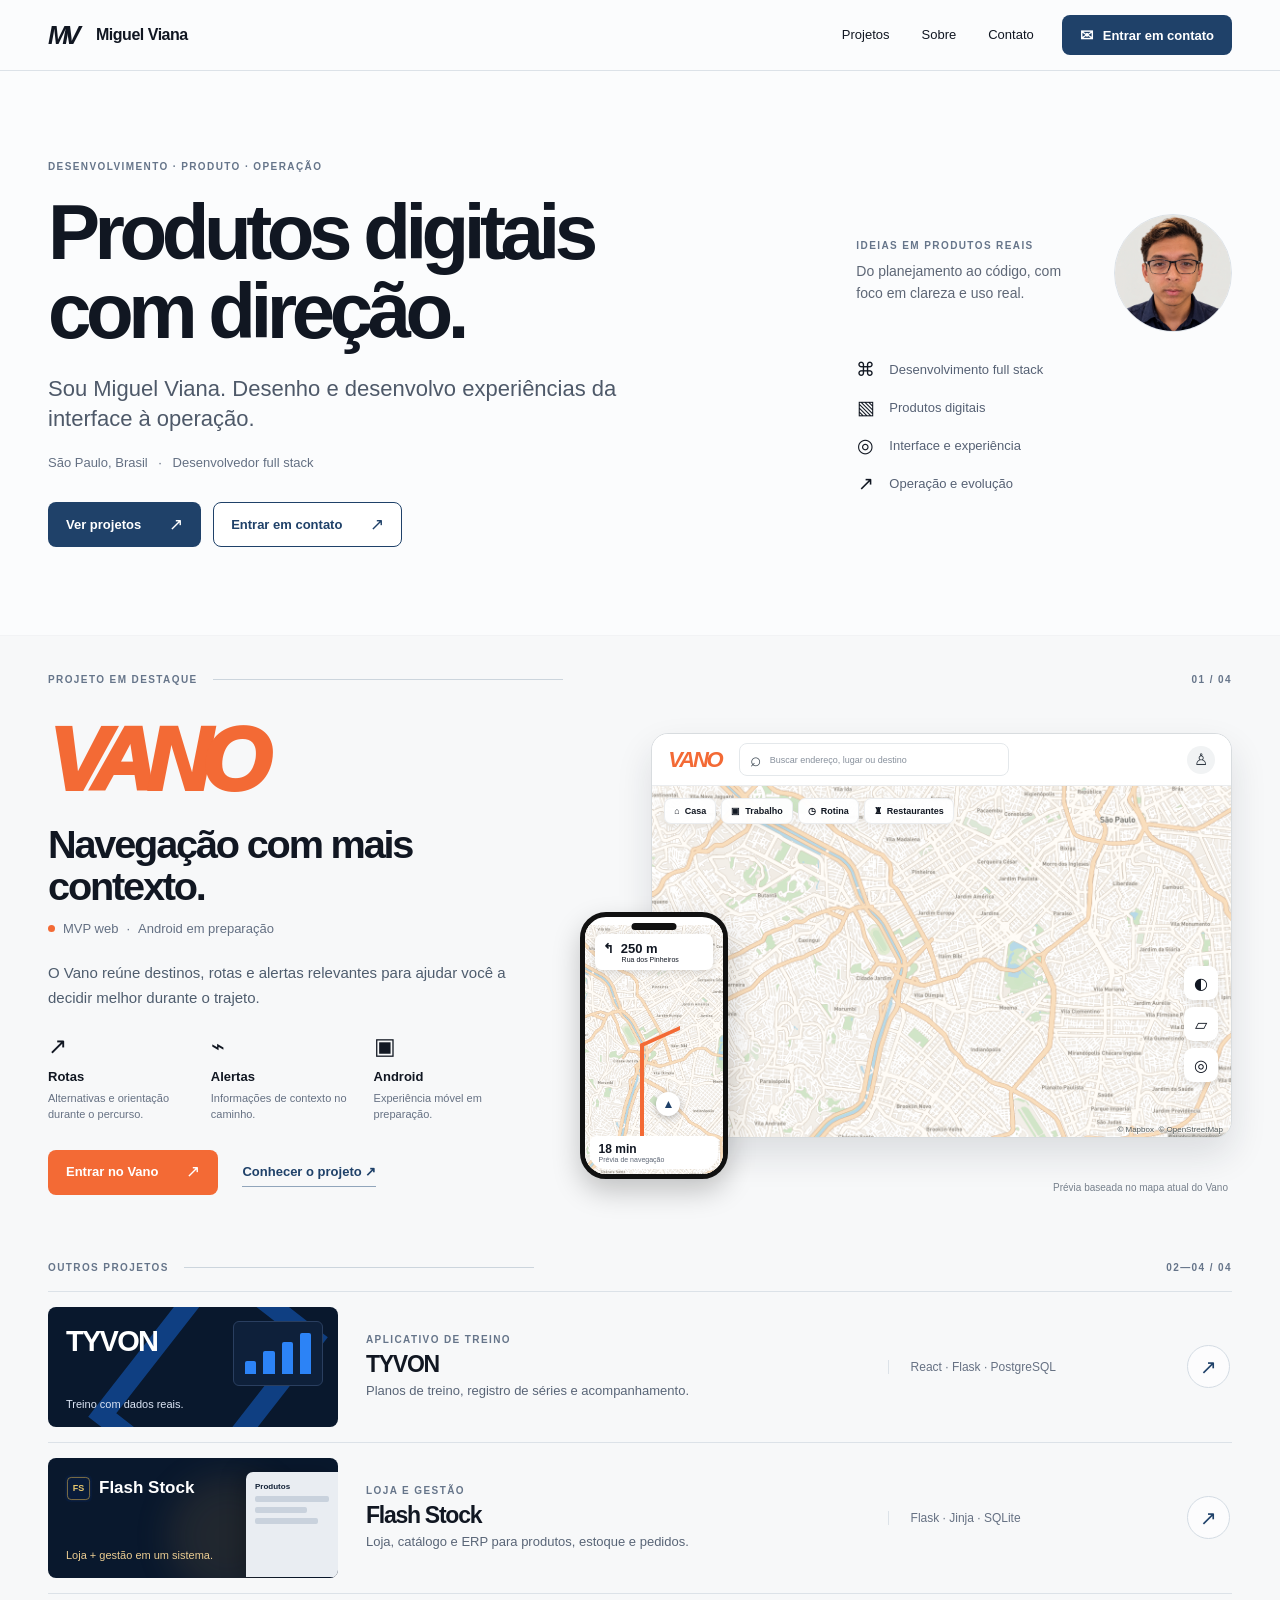
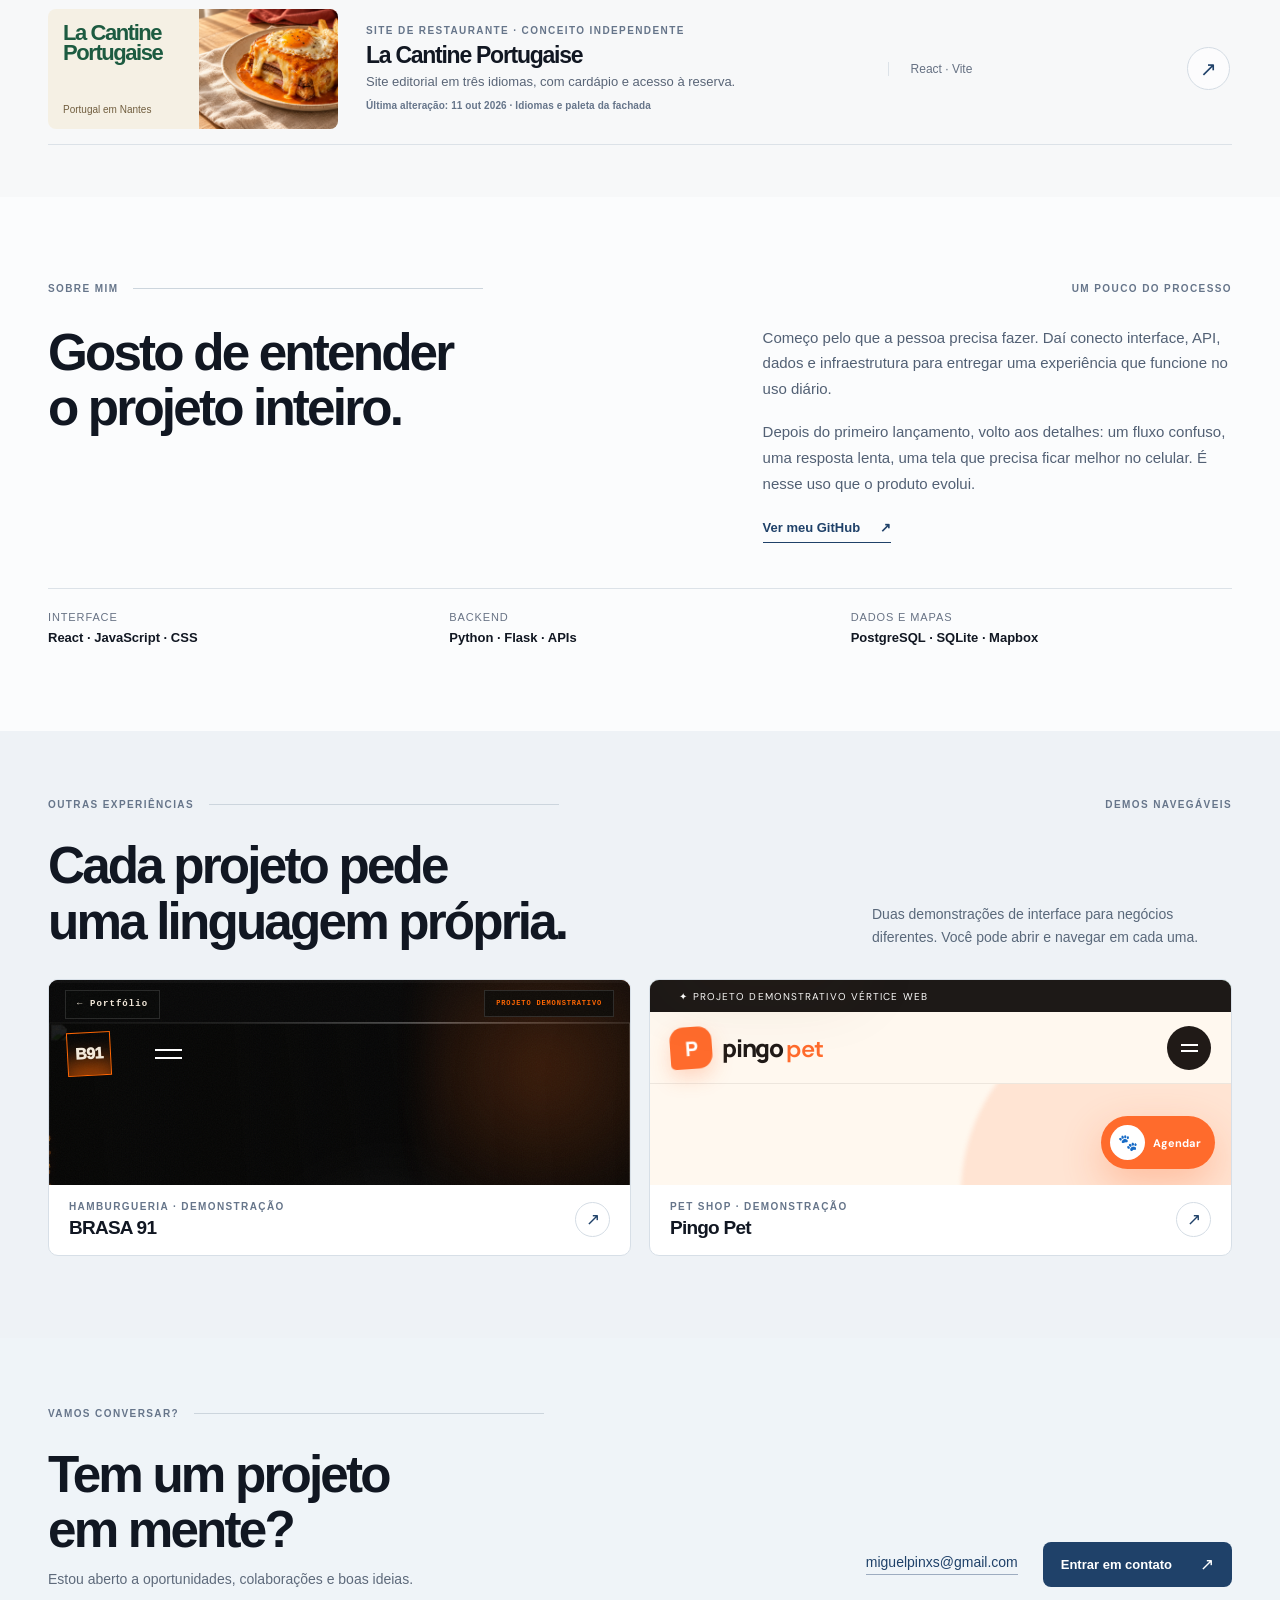
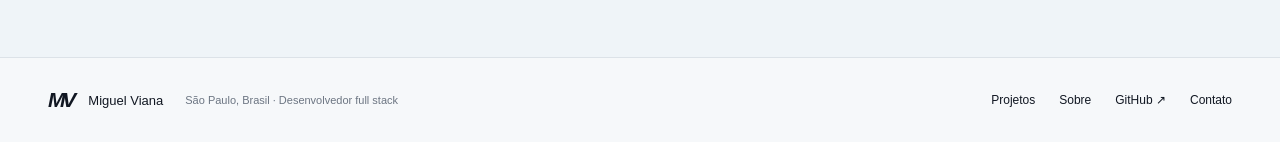
<file: index.html>
<!doctype html>
<html lang="pt-BR">
<head>
  <meta charset="utf-8">
  <meta name="viewport" content="width=device-width, initial-scale=1">
  <meta name="theme-color" content="#f8f9fb">
  <meta name="description" content="Miguel Viana, desenvolvedor full stack em São Paulo. Produtos digitais, mapas e sistemas: Vano, TYVON, Flash Stock e La Cantine Portugaise.">
  <meta property="og:type" content="website">
  <meta property="og:locale" content="pt_BR">
  <meta property="og:title" content="Miguel Viana — Produtos digitais com direção">
  <meta property="og:description" content="Desenho e desenvolvo experiências da interface à operação. Conheça os projetos.">
  <meta property="og:url" content="https://devmiguel.online/">
  <meta property="og:image" content="https://devmiguel.online/assets/miguel-portrait.webp">
  <link rel="canonical" href="https://devmiguel.online/">
  <link rel="icon" href="data:image/svg+xml,%3Csvg xmlns='http://www.w3.org/2000/svg' viewBox='0 0 64 64'%3E%3Crect width='64' height='64' rx='12' fill='%23111a2b'/%3E%3Ctext x='8' y='46' font-family='Arial' font-size='34' font-weight='bold' fill='white'%3EMV%3C/text%3E%3C/svg%3E">
  <link rel="preload" href="assets/miguel-portrait.webp" as="image" type="image/webp">
  <link rel="stylesheet" href="styles.css">
  <title>Miguel Viana — Produtos digitais com direção</title>
</head>
<body>
  <a class="skip-link" href="#conteudo">Pular para o conteúdo</a>
  <header class="site-header">
    <div class="container header-inner">
      <a class="identity" href="#inicio" aria-label="Miguel Viana, início"><span class="identity-mark" aria-hidden="true">MV</span><span>Miguel Viana</span></a>
      <nav class="main-nav" id="main-nav" aria-label="Navegação principal">
        <a href="#projetos">Projetos</a>
        <a href="#sobre">Sobre</a>
        <a href="#contato">Contato</a>
      </nav>
      <a class="header-contact" href="mailto:miguelpinxs@gmail.com"><span aria-hidden="true">✉</span> Entrar em contato</a>
      <button class="menu-toggle" id="menu-toggle" type="button" aria-label="Abrir menu" aria-controls="main-nav" aria-expanded="false"><span></span><span></span></button>
    </div>
  </header>

  <main id="conteudo">
    <section class="hero container" id="inicio" aria-labelledby="hero-title">
      <div class="hero-main">
        <p class="eyebrow">Desenvolvimento · Produto · Operação</p>
        <h1 id="hero-title">Produtos digitais<br>com direção.</h1>
        <p class="hero-intro">Sou Miguel Viana. Desenho e desenvolvo experiências da interface à operação.</p>
        <p class="hero-meta">São Paulo, Brasil <span aria-hidden="true">·</span> Desenvolvedor full stack</p>
        <div class="hero-actions">
          <a class="button button-primary" href="#projetos">Ver projetos <span aria-hidden="true">↗</span></a>
          <a class="button button-outline" href="mailto:miguelpinxs@gmail.com">Entrar em contato <span aria-hidden="true">↗</span></a>
        </div>
      </div>
      <aside class="hero-aside" aria-label="Sobre Miguel">
        <div class="hero-aside-head">
          <div><p class="eyebrow">Ideias em produtos reais</p><p>Do planejamento ao código, com foco em clareza e uso real.</p></div>
          <img src="assets/miguel-portrait.webp" width="136" height="136" alt="Retrato de Miguel Viana" fetchpriority="high">
        </div>
        <ul class="capability-list">
          <li><span aria-hidden="true">⌘</span> Desenvolvimento full stack</li>
          <li><span aria-hidden="true">▧</span> Produtos digitais</li>
          <li><span aria-hidden="true">◎</span> Interface e experiência</li>
          <li><span aria-hidden="true">↗</span> Operação e evolução</li>
        </ul>
      </aside>
    </section>

    <section class="feature-section" id="projetos" aria-labelledby="projects-title">
      <div class="container">
        <div class="section-label"><span id="projects-title">Projeto em destaque</span><span class="rule" aria-hidden="true"></span><span>01 / 04</span></div>
        <article class="vano-feature" id="vano">
          <div class="vano-copy">
            <p class="vano-name">VANO</p>
            <h2>Navegação com mais contexto.</h2>
            <p class="status-line"><span class="status-dot" aria-hidden="true"></span> MVP web <span aria-hidden="true">·</span> Android em preparação</p>
            <p class="vano-lead">O Vano reúne destinos, rotas e alertas relevantes para ajudar você a decidir melhor durante o trajeto.</p>
            <div class="vano-points">
              <div><span class="point-icon" aria-hidden="true">↗</span><strong>Rotas</strong><p>Alternativas e orientação durante o percurso.</p></div>
              <div><span class="point-icon" aria-hidden="true">⌁</span><strong>Alertas</strong><p>Informações de contexto no caminho.</p></div>
              <div><span class="point-icon" aria-hidden="true">▣</span><strong>Android</strong><p>Experiência móvel em preparação.</p></div>
            </div>
            <div class="vano-actions">
              <a class="button button-orange" href="https://vanomaps.online/" target="_blank" rel="noopener noreferrer">Entrar no Vano <span aria-hidden="true">↗</span></a>
              <button type="button" class="underlined-action" data-case-open="vano" aria-haspopup="dialog" aria-controls="case-dialog">Conhecer o projeto <span aria-hidden="true">↗</span></button>
            </div>
          </div>
          <div class="vano-visual" role="img" aria-label="Prévia do Vano com o estilo real do mapa de São Paulo, campo de busca e atalhos de destinos">
            <div class="map-window">
              <div class="map-top"><span class="map-brand">VANO</span><span class="map-search"><span aria-hidden="true">⌕</span> Buscar endereço, lugar ou destino</span><span class="map-avatar" aria-hidden="true">♙</span></div>
              <div class="map-canvas">
                <div class="map-chips"><span>⌂ &nbsp;Casa</span><span>▣ &nbsp;Trabalho</span><span>◷ &nbsp;Rotina</span><span>♜ &nbsp;Restaurantes</span></div>
                <div class="map-controls" aria-hidden="true"><span>◐</span><span>▱</span><span>◎</span></div>
                <div class="map-attribution">© Mapbox&nbsp; © OpenStreetMap</div>
              </div>
            </div>
            <div class="phone-preview" aria-hidden="true">
              <div class="phone-speaker"></div>
              <div class="phone-route-card"><b>↰ &nbsp;250 m</b><small>Rua dos Pinheiros</small></div>
              <div class="phone-map"><span class="phone-route"></span><span class="phone-marker">▲</span></div>
              <div class="phone-bottom"><b>18 min</b><small>Prévia de navegação</small></div>
            </div>
            <span class="visual-caption">Prévia baseada no mapa atual do Vano</span>
          </div>
        </article>

        <div class="section-label other-label"><span>Outros projetos</span><span class="rule" aria-hidden="true"></span><span>02—04 / 04</span></div>
        <div class="project-list">
          <button class="project-row" type="button" data-case-open="tyvon" aria-haspopup="dialog" aria-controls="case-dialog" aria-label="Abrir detalhes do projeto TYVON">
            <span class="project-art tyvon-art" aria-hidden="true"><span class="tyvon-word">TYVON</span><span class="tyvon-graph"><i></i><i></i><i></i><i></i></span><span class="art-small">Treino com dados reais.</span></span>
            <span class="project-copy"><small>Aplicativo de treino</small><strong>TYVON</strong><span>Planos de treino, registro de séries e acompanhamento.</span></span>
            <span class="project-stack">React · Flask · PostgreSQL</span>
            <span class="round-arrow" aria-hidden="true">↗</span>
          </button>
          <button class="project-row" type="button" data-case-open="flashstock" aria-haspopup="dialog" aria-controls="case-dialog" aria-label="Abrir detalhes do projeto Flash Stock">
            <span class="project-art flash-art" aria-hidden="true"><span class="flash-logo"><img src="assets/flashstock-icon.svg" width="27" height="27" alt=""> Flash Stock</span><span class="flash-panel"><b>Produtos</b><i></i><i></i><i></i></span><span class="art-small">Loja + gestão em um sistema.</span></span>
            <span class="project-copy"><small>Loja e gestão</small><strong>Flash Stock</strong><span>Loja, catálogo e ERP para produtos, estoque e pedidos.</span></span>
            <span class="project-stack">Flask · Jinja · SQLite</span>
            <span class="round-arrow" aria-hidden="true">↗</span>
          </button>
          <button class="project-row" type="button" data-case-open="cantine" aria-haspopup="dialog" aria-controls="case-dialog" aria-label="Abrir detalhes do projeto La Cantine Portugaise">
            <span class="project-art cantine-art" aria-hidden="true"><span class="cantine-word">La Cantine<br>Portugaise</span><img src="assets/la-cantine-hero.webp" width="220" height="130" alt=""><span class="cantine-small">Portugal em Nantes</span></span>
            <span class="project-copy"><small>Site de restaurante · conceito independente</small><strong>La Cantine Portugaise</strong><span>Site editorial em três idiomas, com cardápio e acesso à reserva.</span><span class="last-update">Última alteração: 11 out 2026 · Idiomas e paleta da fachada</span></span>
            <span class="project-stack">React · Vite</span>
            <span class="round-arrow" aria-hidden="true">↗</span>
          </button>
        </div>
      </div>
    </section>

    <section class="about-section container" id="sobre" aria-labelledby="about-title">
      <div class="section-label"><span>Sobre mim</span><span class="rule" aria-hidden="true"></span><span>Um pouco do processo</span></div>
      <div class="about-grid">
        <h2 id="about-title">Gosto de entender<br>o projeto inteiro.</h2>
        <div><p>Começo pelo que a pessoa precisa fazer. Daí conecto interface, API, dados e infraestrutura para entregar uma experiência que funcione no uso diário.</p><p>Depois do primeiro lançamento, volto aos detalhes: um fluxo confuso, uma resposta lenta, uma tela que precisa ficar melhor no celular. É nesse uso que o produto evolui.</p><a class="text-action" href="https://github.com/miguel027dev" target="_blank" rel="noopener noreferrer">Ver meu GitHub <span aria-hidden="true">↗</span></a></div>
      </div>
      <div class="skills-strip"><span>Interface <b>React · JavaScript · CSS</b></span><span>Backend <b>Python · Flask · APIs</b></span><span>Dados e mapas <b>PostgreSQL · SQLite · Mapbox</b></span></div>
    </section>

    <section class="demos-section" aria-labelledby="demos-title">
      <div class="container">
        <div class="section-label"><span>Outras experiências</span><span class="rule" aria-hidden="true"></span><span>Demos navegáveis</span></div>
        <div class="demos-heading"><h2 id="demos-title">Cada projeto pede<br>uma linguagem própria.</h2><p>Duas demonstrações de interface para negócios diferentes. Você pode abrir e navegar em cada uma.</p></div>
        <div class="demo-grid">
          <article class="demo-card brasa-card"><div class="demo-visual"><iframe src="live/brasa91/index.html" loading="lazy" title="Demonstração navegável BRASA 91"></iframe></div><a class="demo-caption" href="live/brasa91/index.html" target="_blank" rel="noopener noreferrer"><span><small>Hamburgueria · demonstração</small><strong>BRASA 91</strong></span><span class="round-arrow" aria-hidden="true">↗</span></a></article>
          <article class="demo-card pingo-card"><div class="demo-visual"><iframe src="live/pingo-pet/index.html" loading="lazy" title="Demonstração navegável Pingo Pet"></iframe></div><a class="demo-caption" href="live/pingo-pet/index.html" target="_blank" rel="noopener noreferrer"><span><small>Pet shop · demonstração</small><strong>Pingo Pet</strong></span><span class="round-arrow" aria-hidden="true">↗</span></a></article>
        </div>
      </div>
    </section>

    <section class="contact-section" id="contato" aria-labelledby="contact-title"><div class="container">
      <div class="section-label"><span>Vamos conversar?</span><span class="rule" aria-hidden="true"></span></div>
      <div class="contact-grid"><div><h2 id="contact-title">Tem um projeto<br>em mente?</h2><p>Estou aberto a oportunidades, colaborações e boas ideias.</p></div><div class="contact-actions"><a class="email-link" href="mailto:miguelpinxs@gmail.com">miguelpinxs@gmail.com</a><a class="button button-primary" href="mailto:miguelpinxs@gmail.com">Entrar em contato <span aria-hidden="true">↗</span></a></div></div>
    </div></section>
  </main>
  <footer class="footer"><div class="container footer-inner"><div><b>MV</b><span>Miguel Viana</span><small>São Paulo, Brasil · Desenvolvedor full stack</small></div><nav aria-label="Links do rodapé"><a href="#projetos">Projetos</a><a href="#sobre">Sobre</a><a href="https://github.com/miguel027dev" target="_blank" rel="noopener noreferrer">GitHub ↗</a><a href="#contato">Contato</a></nav></div></footer>

  <dialog class="case-dialog" id="case-dialog"><div id="case-dialog-content"></div></dialog>

  <template id="case-vano"><div class="case-shell">
    <div class="case-top"><span>01 / Projeto em destaque</span><button class="case-close" type="button" data-case-close aria-label="Fechar detalhes">×</button></div>
    <h2 id="case-vano-title">Vano</h2><p class="case-subtitle">Navegação com mais contexto.</p>
    <div class="case-hero vano-case-hero"><img src="assets/vano-map-sao-paulo.png" alt="Mapa de São Paulo no estilo atual do Vano" width="1200" height="740"><span>Mapa atual · São Paulo</span></div>
    <div class="case-columns"><section><h3>Por que foi feito</h3><p>Para reunir navegação, alternativas de rota e informações relevantes em uma experiência mais clara durante o trajeto.</p></section><section><h3>Como foi construído</h3><p>Desenvolvimento da interface web, mapa, serviços de backend e integração com dados de rotas e contexto.</p></section><section><h3>Onde está agora</h3><p>MVP web disponível. A experiência Android segue em preparação e refinamento.</p></section></div>
    <div class="case-footer"><span class="tech-tag">Mapbox · JavaScript · Python</span><div><a class="case-link secondary" href="https://github.com/miguel027dev/vano" target="_blank" rel="noopener noreferrer">Ver no GitHub ↗</a><a class="case-link primary" href="https://vanomaps.online/" target="_blank" rel="noopener noreferrer">Entrar no Vano ↗</a></div></div>
  </div></template>

  <template id="case-tyvon"><div class="case-shell">
    <div class="case-top"><span>02 / Case</span><button class="case-close" type="button" data-case-close aria-label="Fechar detalhes">×</button></div>
    <h2 id="case-tyvon-title">TYVON</h2><p class="case-subtitle">Treinos com plano, registro e acompanhamento em uma experiência única.</p>
    <div class="case-hero tyvon-case-hero"><span class="big-type">TYVON</span><span class="case-mini-chart" aria-hidden="true"><i></i><i></i><i></i><i></i><i></i></span><span class="case-hero-caption">Treinos orientados por dados</span></div>
    <div class="case-columns"><section><h3>Por que foi feito</h3><p>Para reunir plano de treino, execução e histórico em um único lugar, com continuidade entre sessões.</p></section><section><h3>Como foi construído</h3><p>Interface React com Vite, backend Flask e dados normalizados em PostgreSQL.</p></section><section><h3>O que entrega</h3><p>Planos por frequência, registro de séries, carga, repetições e acompanhamento da evolução.</p></section></div>
    <div class="case-footer"><span class="tech-tag">React · Vite · Flask · PostgreSQL</span><div><a class="case-link secondary" href="https://github.com/miguel027dev/tyvon" target="_blank" rel="noopener noreferrer">Ver no GitHub ↗</a></div></div>
  </div></template>

  <template id="case-flashstock"><div class="case-shell">
    <div class="case-top"><span>03 / Case</span><button class="case-close" type="button" data-case-close aria-label="Fechar detalhes">×</button></div>
    <h2 id="case-flashstock-title">Flash Stock</h2><p class="case-subtitle">Loja, catálogo e ERP para produtos, estoque e pedidos.</p>
    <div class="case-hero flash-case-hero"><div><img src="assets/flashstock-icon.svg" alt="" width="48" height="48"><strong>Flash Stock</strong><span>Móveis planejados e gestão no mesmo fluxo.</span></div><div class="erp-preview" aria-hidden="true"><span>Painel</span><b>Produtos</b><i></i><i></i><i></i><b>Pedidos</b><i></i></div></div>
    <div class="case-columns"><section><h3>Por que foi feito</h3><p>Para aproximar a vitrine de móveis planejados da gestão interna em um só sistema.</p></section><section><h3>Como foi construído</h3><p>Flask, Jinja e SQLite conectam loja, catálogo, pedidos e área administrativa.</p></section><section><h3>O que entrega</h3><p>Produtos, estoque, clientes, orçamentos, financeiro, permissões e backups.</p></section></div>
    <div class="case-footer"><span class="tech-tag">Flask · Jinja · SQLite</span><div><a class="case-link secondary" href="https://github.com/miguel027dev/flashstockpainel" target="_blank" rel="noopener noreferrer">Ver no GitHub ↗</a></div></div>
  </div></template>

  <template id="case-cantine"><div class="case-shell">
    <div class="case-top"><span>04 / Case · Conceito independente</span><button class="case-close" type="button" data-case-close aria-label="Fechar detalhes">×</button></div>
    <h2 id="case-cantine-title">La Cantine Portugaise</h2><p class="case-subtitle">Uma experiência editorial para apresentar restaurante, cardápio e reserva.</p>
    <div class="case-hero cantine-case-hero"><div><strong>Le Portugal.<br>À votre table.</strong><span>La Cantine Portugaise · Nantes</span></div><img src="assets/la-cantine-hero.webp" alt="Imagem gastronômica ilustrativa usada no site La Cantine Portugaise" width="600" height="360"></div>
    <div class="case-columns"><section><h3>Por que foi feito</h3><p>Para apresentar o restaurante, a cozinha e a reserva em uma interface ligada à identidade do lugar.</p></section><section><h3>Como foi construído</h3><p>React e Vite, com conteúdo em francês, inglês e português europeu e layout responsivo.</p></section><section><h3>Última alteração</h3><p>11 out 2026: seletor de idiomas e nova paleta inspirada na fachada.</p><a class="commit-link" href="https://github.com/miguel027dev/la-cantine-portugaise/commit/3f81ae1c3b02de08e028093dbbfb7b41c44dcb37" target="_blank" rel="noopener noreferrer">Ver alteração no GitHub ↗</a></section></div>
    <div class="case-footer"><span class="tech-tag">React · Vite · 3 idiomas</span><div><a class="case-link secondary" href="https://github.com/miguel027dev/la-cantine-portugaise" target="_blank" rel="noopener noreferrer">Ver no GitHub ↗</a><a class="case-link primary" href="https://miguel027dev.github.io/la-cantine-portugaise/" target="_blank" rel="noopener noreferrer">Abrir site ↗</a></div></div>
  </div></template>
  <script src="script.js" defer></script>
</body>
</html>
</file>
<file: styles.css>
:root {
  color-scheme: light;
  --paper: #fbfcfd;
  --white: #fff;
  --ink: #111722;
  --muted: #5e6776;
  --soft: #f1f4f7;
  --line: #dce2e8;
  --navy: #1f4169;
  --navy-deep: #142942;
  --orange: #f36a35;
  --orange-dark: #cf4e1e;
  --radius: 16px;
  font-family: Inter, "Helvetica Neue", Arial, sans-serif;
}
* { box-sizing: border-box; }
html { scroll-behavior: smooth; scroll-padding-top: 86px; }
body { margin: 0; background: var(--paper); color: var(--ink); -webkit-font-smoothing: antialiased; }
body.modal-open { overflow: hidden; }
button, a { -webkit-tap-highlight-color: transparent; }
button { font: inherit; cursor: pointer; }
a { color: inherit; text-decoration: none; }
img { display: block; max-width: 100%; }
h1, h2, h3, p { margin: 0; }
h1, h2, h3 { letter-spacing: -.055em; }
:focus-visible { outline: 3px solid #3779bd; outline-offset: 4px; }
::selection { background: #e9eff7; color: var(--navy-deep); }
.container { width: min(100% - 96px, 1280px); margin-inline: auto; }
.skip-link { position: fixed; top: -80px; left: 24px; z-index: 200; padding: 10px 14px; background: var(--navy-deep); color: white; }
.skip-link:focus { top: 12px; }
.site-header { position: sticky; top: 0; z-index: 50; background: rgba(251,252,253,.94); border-bottom: 1px solid var(--line); backdrop-filter: blur(12px); }
.header-inner { min-height: 70px; display: flex; align-items: center; gap: 28px; }
.identity { display: inline-flex; align-items: center; gap: 15px; margin-right: auto; font-size: 16px; font-weight: 550; letter-spacing: -.03em; white-space: nowrap; }
.identity-mark { font-size: 25px; font-weight: 900; font-style: italic; line-height: 1; letter-spacing: -.18em; padding-right: .18em; }
.main-nav { display: flex; gap: 32px; align-items: center; font-size: 13px; }
.main-nav a { padding: 10px 0; border-bottom: 1px solid transparent; }
.main-nav a:hover { border-color: var(--ink); }
.header-contact { display: inline-flex; align-items: center; gap: 10px; min-height: 40px; padding: 9px 18px; color: white; background: var(--navy); border-radius: 8px; font-size: 13px; font-weight: 600; transition: background .18s, transform .18s; white-space: nowrap; }
.header-contact:hover { background: var(--navy-deep); transform: translateY(-2px); }
.header-contact span { font-size: 16px; }
.menu-toggle { display: none; width: 42px; height: 42px; align-items: center; justify-content: center; flex-direction: column; gap: 5px; background: white; border: 1px solid var(--line); border-radius: 8px; }
.menu-toggle span { display: block; width: 18px; height: 1.5px; background: var(--ink); }

.eyebrow, .section-label, .project-copy small, .last-update, .case-top, .demo-caption small { font-size: 10px; font-weight: 650; letter-spacing: .14em; text-transform: uppercase; color: #66758a; }
.hero { display: grid; grid-template-columns: minmax(0, 1.25fr) minmax(300px, .75fr); gap: 6%; align-items: center; padding-block: 90px 88px; }
.hero .eyebrow { margin-bottom: 21px; }
.hero h1 { font-size: clamp(56px, 6.1vw, 88px); line-height: 1.01; font-weight: 750; letter-spacing: -.07em; max-width: 820px; }
.hero-intro { max-width: 600px; margin-top: 23px; font-size: clamp(18px, 2vw, 22px); line-height: 1.4; color: #4e5969; }
.hero-meta { margin-top: 20px; font-size: 13px; color: #647083; }
.hero-meta span { margin-inline: 7px; }
.hero-actions { display: flex; flex-wrap: wrap; gap: 12px; margin-top: 32px; }
.button { display: inline-flex; justify-content: space-between; align-items: center; gap: 28px; min-height: 45px; padding: 11px 17px; border: 1px solid transparent; border-radius: 8px; font-size: 13px; font-weight: 650; line-height: 1.2; transition: transform .18s, background .18s, border-color .18s; }
.button:hover { transform: translateY(-2px); }
.button span { font-size: 17px; font-weight: 400; }
.button-primary { background: var(--navy); color: white; }
.button-primary:hover { background: var(--navy-deep); }
.button-outline { color: var(--navy); background: white; border-color: var(--navy); }
.button-outline:hover { background: #f2f6fa; }
.hero-aside { align-self: stretch; display: flex; flex-direction: column; justify-content: center; padding-left: 10%; }
.hero-aside-head { display: grid; grid-template-columns: 1fr 118px; align-items: center; gap: 18px; }
.hero-aside-head .eyebrow { margin-bottom: 10px; }
.hero-aside-head p:not(.eyebrow) { max-width: 230px; font-size: 14px; line-height: 1.55; color: var(--muted); }
.hero-aside-head img { width: 118px; height: 118px; border-radius: 50%; object-fit: cover; border: 1px solid var(--line); background: #e9e9e6; }
.capability-list { list-style: none; padding: 0; margin: 26px 0 0; display: grid; gap: 15px; color: #566174; font-size: 13px; }
.capability-list li { display: flex; gap: 14px; align-items: center; }
.capability-list li span { width: 19px; color: var(--ink); font-size: 19px; text-align: center; }

.feature-section { background: #f7f8f9; border-top: 1px solid #f2f3f5; padding-block: 38px 52px; }
.section-label { display: flex; align-items: center; gap: 15px; white-space: nowrap; }
.section-label .rule { height: 1px; flex: 1; max-width: 350px; background: #ccd5dd; }
.section-label > span:last-child:not(.rule) { margin-left: auto; }
.vano-feature { display: grid; grid-template-columns: minmax(300px, .84fr) minmax(0, 1.16fr); gap: 5%; align-items: center; margin-top: 25px; }
.vano-copy { padding-block: 8px 22px; }
.vano-name { width: fit-content; font-size: clamp(58px, 7vw, 96px); font-weight: 950; font-style: italic; line-height: .95; letter-spacing: -.11em; color: var(--orange); padding-right: .1em; }
.vano-copy h2 { max-width: 560px; margin-top: 20px; font-size: clamp(30px, 3.1vw, 45px); line-height: 1.06; font-weight: 720; }
.status-line { display: flex; align-items: center; gap: 8px; margin-top: 13px; color: #647083; font-size: 13px; }
.status-dot { width: 7px; height: 7px; background: var(--orange); border-radius: 50%; }
.vano-lead { max-width: 550px; margin-top: 24px; font-size: 15px; line-height: 1.7; color: #4f5d6e; }
.vano-points { display: grid; grid-template-columns: repeat(3, 1fr); gap: 16px; margin-top: 24px; }
.vano-points > div { min-width: 0; }
.point-icon { display: block; margin-bottom: 11px; font-size: 23px; line-height: 1; }
.vano-points strong { display: block; font-size: 13px; }
.vano-points p { margin-top: 6px; font-size: 11px; line-height: 1.5; color: #667183; }
.vano-actions { display: flex; align-items: center; flex-wrap: wrap; gap: 24px; margin-top: 27px; }
.button-orange { background: var(--orange); color: white; }
.button-orange:hover { background: var(--orange-dark); }
.underlined-action { padding: 7px 0; color: var(--navy); background: none; border: 0; border-bottom: 1px solid #91a5bb; font-size: 13px; font-weight: 600; }
.underlined-action:hover { border-bottom-color: var(--navy); }

.vano-visual { position: relative; min-width: 0; min-height: 460px; padding-bottom: 32px; }
.map-window { position: absolute; top: 0; right: 0; width: 89%; height: 405px; overflow: hidden; border: 1px solid #d8dcdf; border-radius: 17px; background: white; box-shadow: 0 17px 36px rgba(21,34,49,.12); }
.map-top { height: 52px; display: flex; align-items: center; gap: 15px; padding-inline: 16px; background: rgba(255,255,255,.95); border-bottom: 1px solid #ebedef; }
.map-brand { color: var(--orange); font-size: 22px; font-weight: 900; font-style: italic; letter-spacing: -.1em; padding-right: .1em; }
.map-search { display: flex; align-items: center; gap: 9px; width: min(58%, 270px); height: 33px; padding: 0 10px; color: #87909c; border: 1px solid #e4e8eb; border-radius: 8px; font-size: 9px; white-space: nowrap; overflow: hidden; }
.map-search span { color: #424d58; font-size: 19px; }
.map-avatar { display: grid; place-items: center; margin-left: auto; width: 28px; height: 28px; background: #f1f3f4; border-radius: 50%; color: #303943; }
.map-canvas { position: relative; height: calc(100% - 52px); background: #f0eee4 url("assets/vano-map-sao-paulo.png") center / cover no-repeat; }
.map-chips { position: absolute; left: 12px; top: 12px; display: flex; gap: 5px; }
.map-chips span { padding: 7px 9px; border: 1px solid #ebedef; border-radius: 7px; background: rgba(255,255,255,.96); font-size: 9px; font-weight: 650; white-space: nowrap; box-shadow: 0 3px 8px rgba(0,0,0,.05); }
.map-controls { position: absolute; right: 13px; bottom: 55px; display: grid; gap: 7px; }
.map-controls span { display: grid; place-items: center; width: 34px; height: 34px; background: white; border-radius: 9px; box-shadow: 0 3px 8px rgba(0,0,0,.1); }
.map-attribution { position: absolute; bottom: 3px; right: 8px; font-size: 8px; color: #515a5b; text-shadow: 0 1px white; }
.phone-preview { position: absolute; left: 0; bottom: 14px; width: 148px; height: 267px; padding: 5px; border: 5px solid #111; border-radius: 26px; background: white; box-shadow: 0 12px 28px rgba(0,0,0,.22); overflow: hidden; }
.phone-speaker { position: absolute; z-index: 2; top: 6px; left: 50%; transform: translateX(-50%); width: 45px; height: 7px; border-radius: 8px; background: #111; }
.phone-route-card { position: absolute; z-index: 2; top: 17px; left: 10px; right: 10px; padding: 7px 8px; border-radius: 7px; background: white; box-shadow: 0 2px 8px #0002; }
.phone-route-card b { display: block; font-size: 13px; }
.phone-route-card small { display: block; margin-left: 19px; font-size: 7px; }
.phone-map { position: absolute; inset: 8px 0 0; background: #f0eee4 url("assets/vano-map-sao-paulo.png") 43% center / auto 100% no-repeat; }
.phone-route { position: absolute; inset: 44% 31% 18% 40%; border-left: 4px solid var(--orange); border-top: 4px solid var(--orange); transform: skewY(-24deg); }
.phone-marker { position: absolute; bottom: 58px; left: 52%; width: 24px; height: 24px; display: grid; place-items: center; color: var(--navy); background: white; border-radius: 50%; font-size: 12px; box-shadow: 0 2px 7px #0004; }
.phone-bottom { position: absolute; left: 5px; right: 5px; bottom: 5px; padding: 6px 9px; background: white; border-radius: 6px 6px 15px 15px; }
.phone-bottom b, .phone-bottom small { display: block; }
.phone-bottom b { font-size: 12px; }
.phone-bottom small { font-size: 7px; color: var(--muted); }
.visual-caption { position: absolute; right: 4px; bottom: 0; color: #77808c; font-size: 10px; }
.other-label { margin-top: 45px; }
.project-list { margin-top: 18px; border-top: 1px solid var(--line); }
.project-row { width: 100%; display: grid; grid-template-columns: 290px minmax(0,1fr) minmax(160px,.55fr) 45px; gap: 28px; align-items: center; padding: 15px 0; border: 0; border-bottom: 1px solid var(--line); background: transparent; text-align: left; color: inherit; transition: background .18s; }
.project-row:hover { background: #f0f3f7; }
.project-art { position: relative; display: block; height: 120px; overflow: hidden; border-radius: 8px; }
.project-copy { display: grid; gap: 4px; min-width: 0; }
.project-copy small { line-height: 1.4; }
.project-copy strong { font-size: 23px; letter-spacing: -.055em; line-height: 1.15; }
.project-copy > span:not(.last-update) { max-width: 420px; color: #596577; font-size: 13px; line-height: 1.5; }
.project-copy .last-update { margin-top: 4px; font-size: 10px; letter-spacing: .01em; text-transform: none; line-height: 1.4; }
.project-stack { color: #667183; font-size: 12px; border-left: 1px solid var(--line); padding-left: 22px; }
.round-arrow { width: 43px; height: 43px; display: grid; place-items: center; border: 1px solid #d4dce4; border-radius: 50%; color: var(--navy); background: rgba(255,255,255,.68); font-size: 20px; font-weight: 400; transition: transform .18s, background .18s; }
.project-row:hover .round-arrow, .demo-card:hover .round-arrow { transform: rotate(45deg); background: white; }
.tyvon-art { background: #09182d; color: white; padding: 18px; }
.tyvon-art::after { content: ""; position: absolute; width: 100px; height: 170px; right: 60px; top: -35px; border: 20px solid #1250a7; transform: rotate(38deg); opacity: .7; }
.tyvon-word { position: relative; z-index: 1; font-size: 29px; font-weight: 750; letter-spacing: -.06em; }
.tyvon-graph { position: absolute; z-index: 1; right: 15px; top: 14px; width: 90px; height: 65px; display: flex; align-items: end; gap: 7px; padding: 11px; border: 1px solid #2a3f60; border-radius: 6px; background: #0e203a; }
.tyvon-graph i { display: block; flex: 1; background: #2c83f6; border-radius: 2px 2px 0 0; height: 30%; }
.tyvon-graph i:nth-child(2) { height: 55%; }.tyvon-graph i:nth-child(3) { height: 78%; }.tyvon-graph i:nth-child(4) { height: 100%; }
.art-small { position: absolute; left: 18px; bottom: 17px; z-index: 1; color: #dce5f5; font-size: 11px; }
.flash-art { padding: 17px; background: #09182d; color: white; }
.flash-art::before { content: ""; position: absolute; width: 120px; height: 120px; top: 18px; left: 120px; border-radius: 50%; background: #b48644; opacity: .14; filter: blur(18px); }
.flash-logo { position: relative; z-index: 1; display: flex; align-items: center; gap: 7px; font-size: 17px; font-weight: 750; }
.flash-logo img { width: 27px; height: 27px; }
.flash-panel { position: absolute; top: 14px; right: 0; width: 92px; height: 105px; padding: 10px 9px; border-radius: 7px 0 0 0; background: #e9edf2; color: #122136; font-size: 8px; box-shadow: -8px 0 20px #0003; }
.flash-panel b { display: block; margin: 0 0 5px; }
.flash-panel i { display: block; height: 6px; margin-bottom: 5px; border-radius: 2px; background: #c9d2dd; }
.flash-panel i:nth-of-type(2) { width: 70%; }.flash-panel i:nth-of-type(3) { width: 85%; }
.flash-art .art-small { max-width: 150px; color: #eccd92; }
.cantine-art { background: #f5f0e4; padding: 14px 15px; color: #1d5b41; }
.cantine-word { position: relative; z-index: 1; display: block; font-size: 22px; font-weight: 800; line-height: .92; letter-spacing: -.065em; }
.cantine-art img { position: absolute; height: 100%; width: 48%; right: 0; top: 0; object-fit: cover; }
.cantine-small { position: absolute; bottom: 14px; left: 15px; font-size: 10px; color: #715e3f; }

.about-section { padding-block: 86px; }
.about-grid { display: grid; grid-template-columns: minmax(0,1fr) minmax(0,.82fr); gap: 12%; margin-top: 31px; }
.about-grid h2, .demos-heading h2, .contact-grid h2 { font-size: clamp(34px, 4vw, 55px); line-height: 1.08; }
.about-grid > div p { margin-bottom: 17px; color: #526074; line-height: 1.72; font-size: 15px; }
.text-action { display: inline-flex; gap: 20px; padding: 7px 0; border-bottom: 1px solid var(--navy); color: var(--navy); font-size: 13px; font-weight: 650; }
.skills-strip { display: grid; grid-template-columns: repeat(3,1fr); gap: 20px; margin-top: 45px; border-top: 1px solid var(--line); padding-top: 22px; }
.skills-strip span { display: grid; gap: 7px; color: #687385; font-size: 11px; text-transform: uppercase; letter-spacing: .08em; }
.skills-strip b { color: var(--ink); font-size: 13px; font-weight: 550; text-transform: none; letter-spacing: 0; }

.demos-section { padding-block: 68px 82px; background: #eef2f6; }
.demos-heading { display: flex; justify-content: space-between; align-items: end; gap: 30px; margin-top: 28px; }
.demos-heading p { max-width: 360px; color: #59687a; font-size: 14px; line-height: 1.65; }
.demo-grid { display: grid; grid-template-columns: repeat(2,1fr); gap: 18px; margin-top: 30px; }
.demo-card { min-width: 0; border: 1px solid #d7dfe7; border-radius: 10px; background: white; overflow: hidden; transition: transform .18s, box-shadow .18s; }
.demo-card:hover { transform: translateY(-3px); box-shadow: 0 12px 26px #0d1d3412; }
.demo-visual { height: 205px; overflow: hidden; background: #e4e9ed; }
.demo-visual iframe { display: block; width: 100%; height: 100%; border: 0; }
.demo-brand { display: block; font-size: clamp(30px, 4vw, 50px); font-weight: 900; letter-spacing: -.06em; line-height: 1; }
.brasa-card .demo-visual { background: linear-gradient(135deg,#1b120c,#793218 70%,#ee6b2b); }
.pingo-card .demo-visual { background: linear-gradient(135deg,#103a30,#218e63 70%,#79d89c); }
.demo-caption { display: flex; justify-content: space-between; align-items: center; padding: 16px 20px; }
.demo-caption > span:first-child { display: grid; gap: 5px; }
.demo-caption strong { font-size: 19px; letter-spacing: -.04em; }
.demo-caption .round-arrow { width: 35px; height: 35px; font-size: 17px; }

.contact-section { padding-block: 70px; background: #eff4f8; }
.contact-grid { display: flex; justify-content: space-between; align-items: end; gap: 30px; margin-top: 28px; }
.contact-grid p { margin-top: 14px; color: #5e6a7b; font-size: 14px; }
.contact-actions { display: flex; align-items: center; gap: 25px; flex-wrap: wrap; }
.email-link { color: var(--navy); font-size: 14px; border-bottom: 1px solid #9dacc0; padding-bottom: 4px; }
.email-link:hover { border-color: var(--navy); }
.footer { background: #f6f8fa; border-top: 1px solid var(--line); }
.footer-inner { display: flex; align-items: center; justify-content: space-between; gap: 25px; min-height: 84px; }
.footer-inner > div { display: flex; align-items: center; gap: 12px; font-size: 13px; }
.footer-inner b { font-size: 21px; font-style: italic; font-weight: 900; letter-spacing: -.15em; padding-right: .15em; }
.footer-inner small { color: #6c7582; font-size: 11px; margin-left: 10px; }
.footer-inner nav { display: flex; gap: 24px; font-size: 12px; }
.footer-inner nav a:hover { text-decoration: underline; }

.case-dialog { width: min(820px, calc(100vw - 32px)); max-height: min(90dvh, 920px); padding: 0; border: 1px solid #d6dde5; border-radius: 17px; background: white; color: var(--ink); box-shadow: 0 30px 100px #09182d4d; overflow: auto; }
.case-dialog::backdrop { background: rgba(11,23,38,.58); backdrop-filter: blur(3px); }
.case-shell { padding: 34px 38px 32px; }
.case-top { display: flex; align-items: center; justify-content: space-between; gap: 20px; border-bottom: 1px solid var(--line); padding-bottom: 17px; }
.case-close { width: 32px; height: 32px; display: grid; place-items: center; border: 0; background: transparent; color: var(--navy); font-size: 28px; line-height: 1; border-radius: 50%; }
.case-close:hover { background: var(--soft); }
.case-shell h2 { margin-top: 26px; font-size: clamp(34px, 4.1vw, 55px); line-height: 1.05; }
.case-subtitle { margin-top: 7px; color: #607086; font-size: 17px; line-height: 1.45; }
.case-hero { position: relative; height: 260px; margin-top: 24px; overflow: hidden; border-radius: 11px; }
.vano-case-hero img { width: 100%; height: 100%; object-fit: cover; }
.vano-case-hero span { position: absolute; right: 10px; bottom: 10px; padding: 7px 10px; border-radius: 6px; background: #fff; color: #485363; font-size: 10px; }
.tyvon-case-hero { display: flex; align-items: center; justify-content: space-between; padding: 35px; background: #0a1b32; color: white; }
.tyvon-case-hero .big-type { font-size: clamp(42px, 6vw, 75px); font-weight: 800; letter-spacing: -.07em; }
.case-mini-chart { display: flex; align-items: end; gap: 13px; height: 130px; margin-right: 25px; }
.case-mini-chart i { display: block; width: 24px; height: 40%; background: #2a7eec; }.case-mini-chart i:nth-child(2){height:67%}.case-mini-chart i:nth-child(3){height:53%}.case-mini-chart i:nth-child(4){height:90%}.case-mini-chart i:nth-child(5){height:74%}
.case-hero-caption { position: absolute; bottom: 24px; left: 35px; color: #c5d5ed; font-size: 12px; }
.flash-case-hero { display: grid; grid-template-columns: 1fr .55fr; background: #09182d; color: white; }
.flash-case-hero > div:first-child { display: flex; flex-direction: column; justify-content: center; align-items: start; gap: 13px; padding: 30px; }
.flash-case-hero strong { font-size: 35px; letter-spacing: -.06em; }
.flash-case-hero > div:first-child span { max-width: 230px; color: #e8c990; font-size: 15px; line-height: 1.4; }
.erp-preview { margin: 25px 0 0; padding: 18px; background: #f4f6f7; color: #172438; border-radius: 9px 0 0 0; display: flex; flex-direction: column; gap: 10px; font-size: 12px; }
.erp-preview > span { font-weight: 700; border-bottom: 1px solid #dce2e8; padding-bottom: 8px; }
.erp-preview i { display: block; height: 12px; border-radius: 3px; background: #dce2e8; }
.erp-preview i:nth-of-type(2) { width: 75%; }.erp-preview i:nth-of-type(3) { width: 86%; }
.cantine-case-hero { display: grid; grid-template-columns: 1fr 1fr; background: #f5f0e4; color: #1d5b41; }
.cantine-case-hero > div { display: flex; flex-direction: column; justify-content: center; gap: 16px; padding: 28px; }
.cantine-case-hero strong { font-size: clamp(30px, 3vw, 44px); line-height: .98; letter-spacing: -.065em; }
.cantine-case-hero span { font-size: 11px; text-transform: uppercase; letter-spacing: .08em; }
.cantine-case-hero img { width: 100%; height: 100%; object-fit: cover; }
.case-columns { display: grid; grid-template-columns: repeat(3,1fr); gap: 23px; margin-top: 28px; }
.case-columns section + section { border-left: 1px solid var(--line); padding-left: 22px; }
.case-columns h3 { font-size: 15px; letter-spacing: -.025em; }
.case-columns p { margin-top: 9px; color: #617086; font-size: 13px; line-height: 1.55; }
.commit-link { display: inline-block; margin-top: 10px; border-bottom: 1px solid #879db5; color: var(--navy); font-size: 12px; font-weight: 650; }
.commit-link:hover { border-color: var(--navy); }
.case-footer { display: flex; align-items: end; justify-content: space-between; flex-wrap: wrap; gap: 16px; border-top: 1px solid var(--line); padding-top: 20px; margin-top: 28px; }
.tech-tag { padding: 9px 12px; border-radius: 20px; background: #f1f3f5; color: #607086; font-size: 12px; }
.case-footer > div { display: flex; flex-wrap: wrap; gap: 9px; }
.case-link { display: inline-flex; align-items: center; justify-content: center; min-height: 41px; padding: 10px 14px; border-radius: 8px; border: 1px solid var(--navy); font-size: 13px; font-weight: 650; transition: background .18s, transform .18s; }
.case-link:hover { transform: translateY(-2px); }
.case-link.secondary { color: var(--navy); background: white; }
.case-link.secondary:hover { background: #f2f6fa; }
.case-link.primary { color: white; background: var(--navy); }
.case-link.primary:hover { background: var(--navy-deep); }

@media (max-width: 1100px) {
  .container { width: min(100% - 64px, 1280px); }
  .hero { gap: 3%; grid-template-columns: minmax(0,1.2fr) minmax(270px,.8fr); }
  .hero-aside { padding-left: 5%; }
  .vano-feature { grid-template-columns: minmax(290px,.85fr) minmax(0,1.15fr); gap: 3%; }
  .project-row { grid-template-columns: 245px minmax(0,1fr) 150px 42px; gap: 20px; }
  .map-window { width: 94%; }
}
@media (max-width: 800px) {
  .container { width: min(100% - 40px, 700px); }
  .header-inner { min-height: 62px; }
  .identity { font-size: 14px; }
  .identity-mark { font-size: 22px; }
  .menu-toggle { display: flex; }
  .main-nav { display: none; position: absolute; top: 62px; left: 0; right: 0; padding: 18px 20px 24px; flex-direction: column; align-items: stretch; gap: 0; background: var(--paper); border-bottom: 1px solid var(--line); box-shadow: 0 15px 25px #10223a17; }
  .main-nav.open { display: flex; }
  .main-nav a { padding: 12px 4px; }
  .header-contact { margin-left: auto; padding: 9px 12px; }
  .hero { grid-template-columns: 1fr; gap: 28px; padding-block: 58px 60px; }
  .hero h1 { font-size: clamp(46px, 8vw, 72px); }
  .hero-aside { padding-left: 0; border-top: 1px solid var(--line); padding-top: 22px; }
  .hero-aside-head { grid-template-columns: 1fr 76px; }
  .hero-aside-head img { width: 76px; height: 76px; }
  .capability-list { grid-template-columns: repeat(2,1fr); gap: 10px 15px; margin-top: 17px; font-size: 11px; }
  .capability-list li span { font-size: 15px; }
  .vano-feature { grid-template-columns: 1fr; gap: 22px; }
  .vano-copy { padding-bottom: 0; }
  .vano-visual { min-height: 420px; }
  .map-window { width: 94%; }
  .project-row { grid-template-columns: 210px minmax(0,1fr) 38px; }
  .project-stack { display: none; }
  .project-art { height: 105px; }
  .about-grid { gap: 5%; }
  .contact-grid { align-items: start; flex-direction: column; }
  .footer-inner small { display: none; }
}
@media (max-width: 600px) {
  html { scroll-padding-top: 68px; }
  .container { width: min(100% - 32px, 480px); }
  .site-header { backdrop-filter: none; }
  .header-inner { gap: 10px; }
  .identity { gap: 7px; }
  .header-contact { min-height: 36px; font-size: 0; padding: 7px 11px; }
  .header-contact span { font-size: 18px; }
  .hero { padding-block: 44px 42px; gap: 24px; }
  .hero .eyebrow { margin-bottom: 15px; font-size: 9px; }
  .hero h1 { font-size: clamp(43px, 11.5vw, 60px); line-height: 1.02; }
  .hero-intro { margin-top: 17px; font-size: 17px; }
  .hero-meta { margin-top: 13px; font-size: 11px; }
  .hero-actions { margin-top: 24px; gap: 9px; }
  .hero-actions .button { flex: 1; gap: 8px; justify-content: center; padding-inline: 10px; min-height: 44px; font-size: 11px; }
  .hero-aside-head { display: flex; justify-content: space-between; }
  .hero-aside-head p:not(.eyebrow) { font-size: 12px; }
  .hero-aside-head img { width: 68px; height: 68px; }
  .capability-list { display: none; }
  .feature-section { padding-block: 27px 40px; }
  .section-label { font-size: 9px; gap: 10px; }
  .section-label .rule { max-width: none; }
  .vano-feature { margin-top: 18px; gap: 20px; }
  .vano-name { font-size: 64px; }
  .vano-copy h2 { margin-top: 11px; font-size: 32px; }
  .status-line { font-size: 11px; }
  .vano-lead { margin-top: 15px; font-size: 13px; line-height: 1.6; }
  .vano-points { display: flex; gap: 7px; margin-top: 16px; }
  .vano-points > div { flex: 1; display: flex; align-items: center; gap: 5px; min-height: 35px; padding: 6px 7px; background: white; border: 1px solid var(--line); border-radius: 7px; }
  .point-icon { margin: 0; font-size: 14px; }
  .vano-points strong { font-size: 10px; }
  .vano-points p { display: none; }
  .vano-actions { gap: 17px; margin-top: 20px; }
  .vano-actions .button { min-height: 42px; font-size: 12px; }
  .underlined-action { font-size: 11px; }
  .vano-visual { min-height: 260px; padding: 0; }
  .map-window { position: relative; width: 100%; height: 252px; border-radius: 12px; }
  .map-top { height: 44px; padding-inline: 10px; gap: 8px; }
  .map-brand { font-size: 18px; }
  .map-search { width: 72%; height: 30px; font-size: 8px; }
  .map-avatar { display: none; }
  .map-canvas { height: calc(100% - 44px); }
  .map-chips { left: 7px; top: 7px; }
  .map-chips span { font-size: 8px; padding: 5px 6px; }
  .map-chips span:nth-child(n+3) { display: none; }
  .map-controls { right: 7px; bottom: 32px; gap: 5px; }
  .map-controls span { width: 28px; height: 28px; }
  .phone-preview, .visual-caption { display: none; }
  .other-label { margin-top: 31px; }
  .project-row { grid-template-columns: 102px minmax(0,1fr) 28px; gap: 12px; padding: 12px 0; }
  .project-art { width: 102px; height: 86px; }
  .project-copy { gap: 3px; }
  .project-copy small { font-size: 8px; letter-spacing: .08em; }
  .project-copy strong { font-size: 17px; }
  .project-copy > span:not(.last-update) { font-size: 10px; line-height: 1.4; }
  .project-copy .last-update { font-size: 8px; }
  .round-arrow { width: 28px; height: 28px; font-size: 14px; }
  .tyvon-art, .flash-art { padding: 9px; }
  .tyvon-word { font-size: 17px; }
  .tyvon-graph { right: 3px; top: 38px; width: 55px; height: 35px; padding: 5px; gap: 3px; }
  .art-small { left: 9px; bottom: 8px; font-size: 7px; max-width: 55px; }
  .flash-logo { font-size: 11px; gap: 2px; }
  .flash-logo img { width: 15px; height: 15px; }
  .flash-panel { width: 42px; height: 56px; top: 30px; padding: 5px; font-size: 5px; }
  .flash-panel i { height: 3px; margin-bottom: 3px; }
  .cantine-art { padding: 8px; }
  .cantine-word { font-size: 13px; }
  .cantine-small { left: 8px; bottom: 7px; font-size: 6px; }
  .about-section { padding-block: 57px; }
  .about-grid { grid-template-columns: 1fr; gap: 24px; margin-top: 20px; }
  .about-grid h2, .demos-heading h2, .contact-grid h2 { font-size: 34px; }
  .about-grid > div p { font-size: 13px; }
  .skills-strip { grid-template-columns: 1fr; gap: 13px; margin-top: 27px; }
  .skills-strip span { grid-template-columns: 90px 1fr; gap: 15px; }
  .demos-section { padding-block: 52px; }
  .demos-heading { display: block; margin-top: 20px; }
  .demos-heading p { margin-top: 15px; font-size: 13px; }
  .demo-grid { grid-template-columns: 1fr; gap: 13px; margin-top: 23px; }
  .demo-visual { height: 150px; }
  .contact-section { padding-block: 55px; }
  .contact-grid { gap: 25px; margin-top: 20px; }
  .contact-actions { gap: 16px; }
  .footer-inner { align-items: start; flex-direction: column; padding-block: 22px; gap: 15px; }
  .footer-inner nav { flex-wrap: wrap; gap: 15px; }
  .case-dialog { width: 100vw; max-height: 100dvh; height: 100dvh; margin: 0; border: 0; border-radius: 0; }
  .case-shell { padding: 20px 18px 26px; }
  .case-shell h2 { margin-top: 20px; font-size: 34px; }
  .case-subtitle { font-size: 14px; }
  .case-hero { height: 185px; margin-top: 18px; }
  .case-columns { grid-template-columns: 1fr; gap: 16px; margin-top: 22px; }
  .case-columns section + section { border-left: 0; border-top: 1px solid var(--line); padding-left: 0; padding-top: 15px; }
  .case-columns p { margin-top: 6px; font-size: 12px; }
  .case-footer { align-items: start; }
  .case-footer > div { width: 100%; }
  .case-link { flex: 1; }
  .cantine-case-hero > div { padding: 15px; }
  .cantine-case-hero strong { font-size: 25px; }
  .cantine-case-hero span { font-size: 8px; }
  .flash-case-hero > div:first-child { padding: 15px; }
  .flash-case-hero strong { font-size: 22px; }
  .flash-case-hero > div:first-child span { font-size: 11px; }
}
@media (prefers-reduced-motion: reduce) {
  html { scroll-behavior: auto; }
  *, *::before, *::after { animation-duration: .01ms !important; transition-duration: .01ms !important; }
}
</file>
